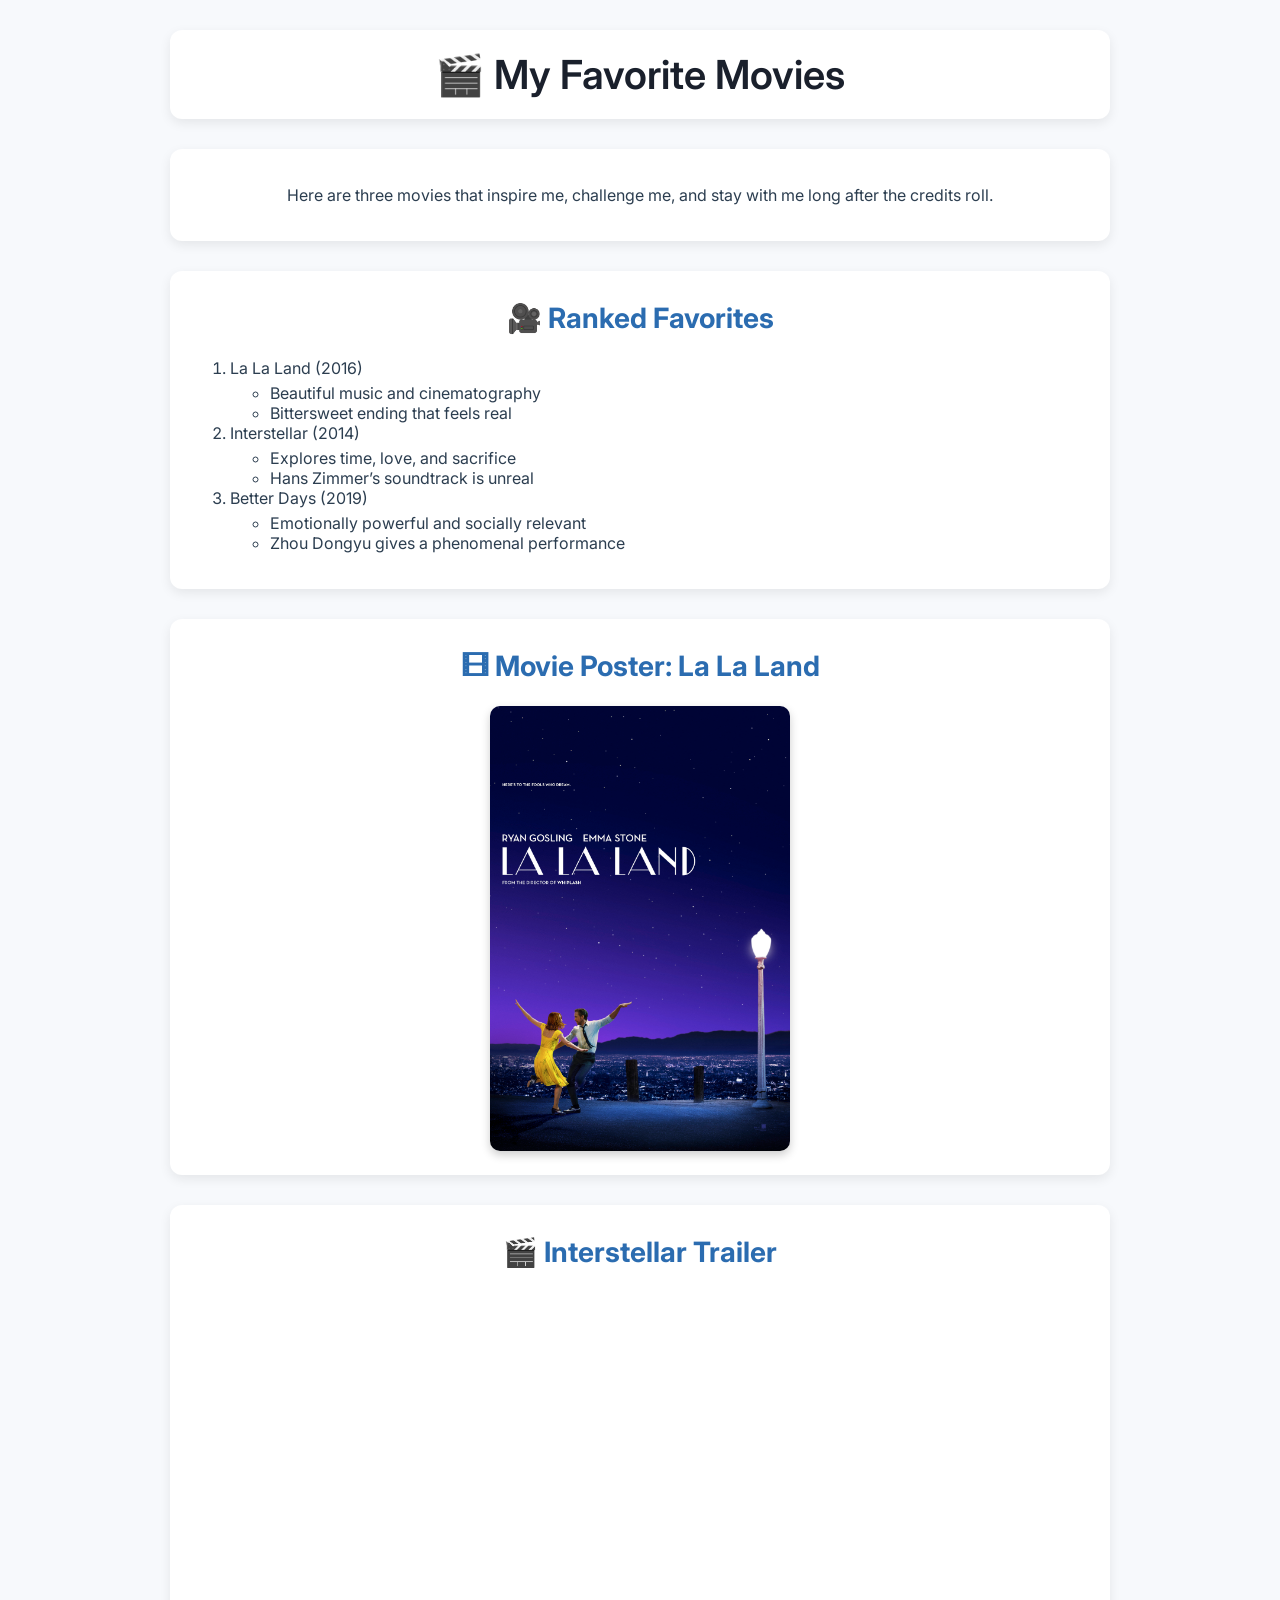
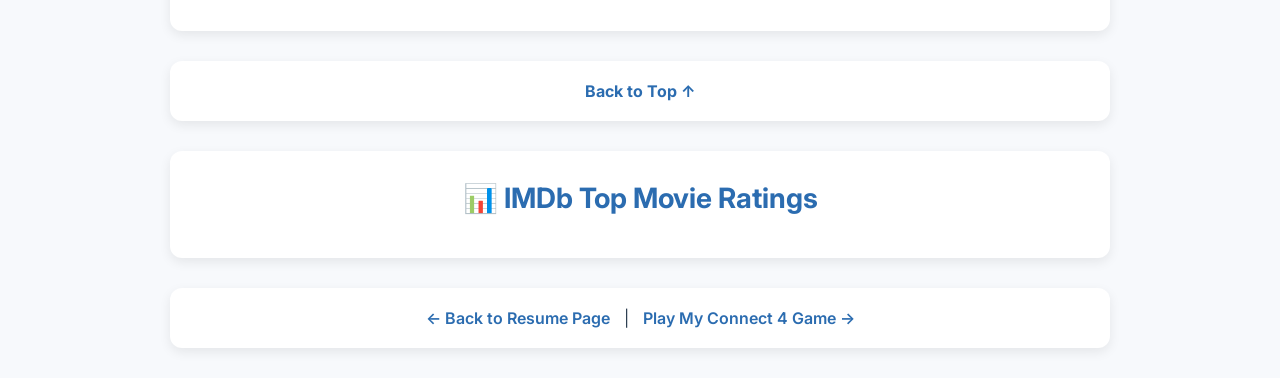
<file: scratch.html>
<!DOCTYPE html>
<html lang="en">
  <head>
    <meta charset="UTF-8" />
    <meta name="viewport" content="width=device-width, initial-scale=1.0" />
    <title>My Favorite Movies</title>
    <link rel="stylesheet" href="scratch.css">
  </head>
  
<body>
  <h1 id="top">🎬 My Favorite Movies</h1>

  <div class="intro">
    <p>Here are three movies that inspire me, challenge me, and stay with me long after the credits roll.</p>
  </div>

  <div class="list">
    <h2>🎥 Ranked Favorites</h2>
    <ol>
      <li>La La Land (2016)
        <ul>
          <li>Beautiful music and cinematography</li>
          <li>Bittersweet ending that feels real</li>
        </ul>
      </li>
      <li>Interstellar (2014)
        <ul>
          <li>Explores time, love, and sacrifice</li>
          <li>Hans Zimmer’s soundtrack is unreal</li>
        </ul>
      </li>
      <li>Better Days (2019)
        <ul>
          <li>Emotionally powerful and socially relevant</li>
          <li>Zhou Dongyu gives a phenomenal performance</li>
        </ul>
      </li>
    </ol>
  </div>

  <div class="poster">
    <h2>🎞 Movie Poster: La La Land</h2>
    <img src="assets/img/lalaland.jpg" alt="La La Land Poster" width="300">
  </div>

  <div class="video">
    <h2>🎬 Interstellar Trailer</h2>
    <iframe width="560" height="315" src="https://www.youtube.com/embed/zSWdZVtXT7E"
            title="Interstellar Trailer" frameborder="0" allowfullscreen></iframe>
  </div>

  <div class="anchor">
    <a href="#top">Back to Top ↑</a>
  </div>

  <div class="tableau">
    <h2>📊 IMDb Top Movie Ratings</h2>
    <div class='tableauPlaceholder' id='viz1745440879362' style='position: relative'>
      <noscript>
        <a href='#'>
          <img alt='IMDb Movies'
               src='https://public.tableau.com/static/images/IM/IMDBTopMovies_17101706981570/IMDbMovies/1_rss.png'
               style='border: none' />
        </a>
      </noscript>
      <object class='tableauViz' style='display:none;'>
        <param name='host_url' value='https%3A%2F%2Fpublic.tableau.com%2F' />
        <param name='embed_code_version' value='3' />
        <param name='site_root' value='' />
        <param name='name' value='IMDBTopMovies_17101706981570&#47;IMDbMovies' />
        <param name='tabs' value='no' />
        <param name='toolbar' value='yes' />
        <param name='static_image' value='https://public.tableau.com/static/images/IM/IMDBTopMovies_17101706981570/IMDbMovies/1.png' />
        <param name='animate_transition' value='yes' />
        <param name='display_static_image' value='yes' />
        <param name='display_spinner' value='yes' />
        <param name='display_overlay' value='yes' />
        <param name='display_count' value='yes' />
        <param name='language' value='en-US' />
      </object>
    </div>
    <script type='text/javascript'>
      var divElement = document.getElementById('viz1745440879362');
      var vizElement = divElement.getElementsByTagName('object')[0];
      vizElement.style.width = '100%';
      vizElement.style.height = '800px';
      var scriptElement = document.createElement('script');
      scriptElement.src = 'https://public.tableau.com/javascripts/api/viz_v1.js';
      vizElement.parentNode.insertBefore(scriptElement, vizElement);
    </script>
  </div>

  <div class="nav">
    <a href="index.html">← Back to Resume Page</a> |
    <a href="webapp.html">Play My Connect 4 Game →</a>
  </div>
</body>
</html>
</file>
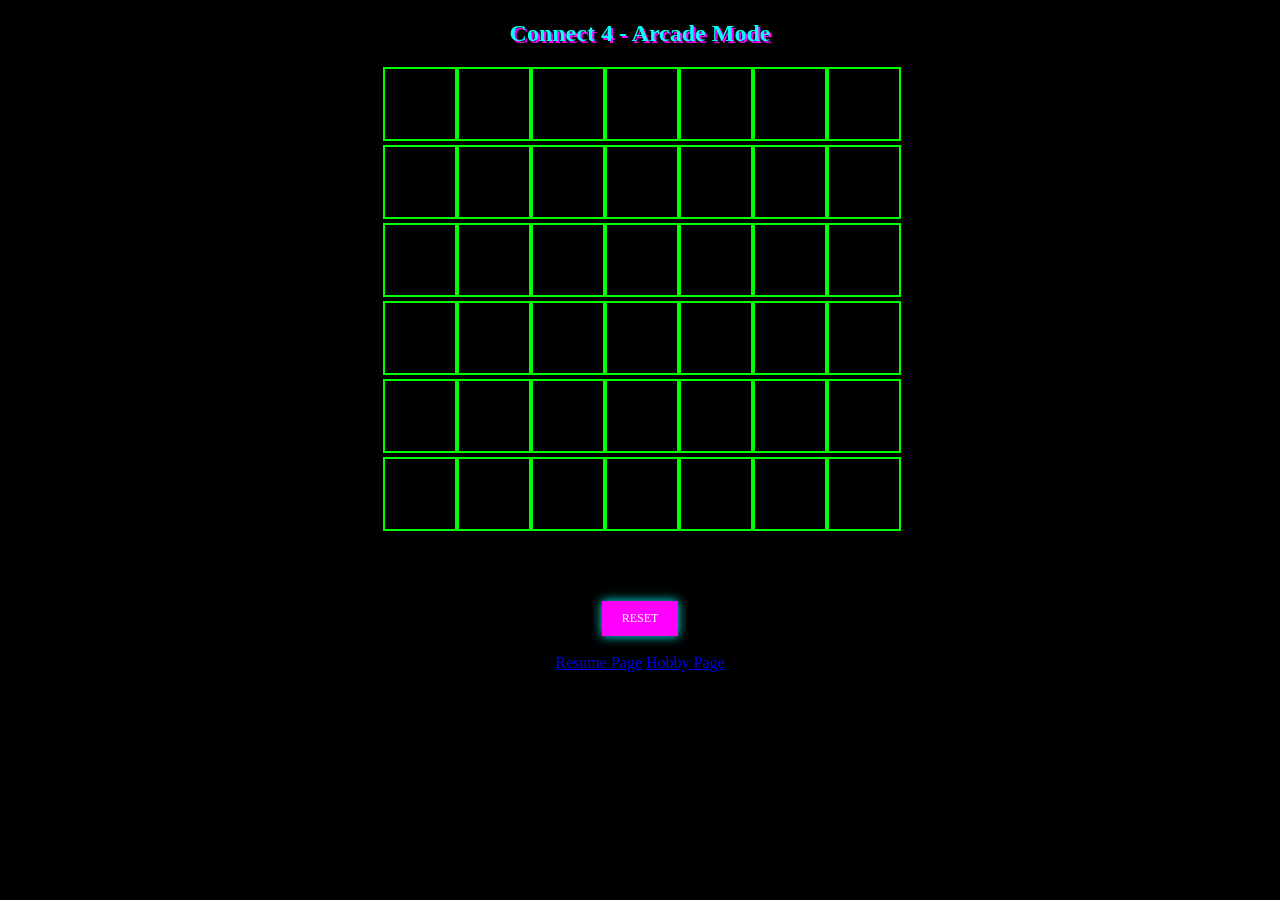
<file: webapp.html>
<!DOCTYPE html>
<html lang="en">
<head>
  <meta charset="UTF-8" />
  <meta name="viewport" content="width=device-width, initial-scale=1.0" />
  <title>Connect 4 - Arcade Mode</title>
  <style>
    body {
      font-family: 'Press Start 2P', cursive;
      text-align: center;
      background-color: black;
      color: lime;
      margin: 0;
      padding: 0;
    }
    h1 {
      margin-top: 20px;
      font-size: 24px;
      color: cyan;
      text-shadow: 2px 2px magenta;
    }
    #board {
      display: grid;
      grid-template-columns: repeat(7, 70px);
      gap: 4px;
      justify-content: center;
      margin: 20px auto;
    }
    .cell {
      width: 70px;
      height: 70px;
      background-color: black;
      font-size: 36px;
      display: flex;
      align-items: center;
      justify-content: center;
      border: 2px solid lime;
      cursor: pointer;
      color: yellow;
      transition: transform 0.2s ease, background-color 0.3s ease;
    }
    .cell.taken {
      cursor: not-allowed;
    }
    .cell.glow {
      animation: glowEffect 0.6s ease-out;
    }
    @keyframes glowEffect {
      0% { box-shadow: 0 0 5px 2px magenta; transform: scale(1.1); }
      100% { box-shadow: none; transform: scale(1); }
    }
    #message {
      font-size: 16px;
      margin: 20px;
      min-height: 20px;
    }
    #resetButton {
      font-family: 'Press Start 2P', cursive;
      font-size: 12px;
      padding: 10px 20px;
      background-color: magenta;
      color: white;
      border: none;
      cursor: pointer;
      box-shadow: 0 0 10px cyan;
      margin-top: 10px;
    }
    @import url('https://fonts.googleapis.com/css2?family=Press+Start+2P&display=swap');
  </style>
</head>
<body>
  <h1>Connect 4 - Arcade Mode</h1>
  <div id="board"></div>
  <div id="message"></div>
  <button id="resetButton">RESET</button>

  <script>
    const COLS = 7;
    const ROWS = 6;
    const boardEl = document.getElementById("board");
    const message = document.getElementById("message");
    const resetButton = document.getElementById("resetButton");
    let board = [];
    let gameActive = true;
    const comments = [
      "You're dropping heat!",
      "Stack it up!",
      "Boom! That's the move!",
      "Column control!",
      "Arcade genius!"
    ];

    function createBoard() {
      boardEl.innerHTML = "";
      board = Array.from({ length: ROWS }, () => Array(COLS).fill(""));
      for (let r = 0; r < ROWS; r++) {
        for (let c = 0; c < COLS; c++) {
          const cell = document.createElement("div");
          cell.classList.add("cell");
          cell.dataset.row = r;
          cell.dataset.col = c;
          cell.addEventListener("click", () => handleMove(c));
          boardEl.appendChild(cell);
        }
      }
    }

    function handleMove(col) {
      if (!gameActive) return;
      for (let r = ROWS - 1; r >= 0; r--) {
        if (board[r][col] === "") {
          board[r][col] = "X";
          updateUI();
          showMessage(getRandomComment());
          if (checkWinner("X")) return;
          setTimeout(computerMove, 500);
          return;
        }
      }
    }

    function computerMove() {
      if (!gameActive) return;
      let col;
      do {
        col = Math.floor(Math.random() * COLS);
      } while (board[0][col] !== "");
      for (let r = ROWS - 1; r >= 0; r--) {
        if (board[r][col] === "") {
          board[r][col] = "O";
          updateUI();
          showMessage("Computer strikes back!");
          checkWinner("O");
          return;
        }
      }
    }

    function updateUI() {
      for (let r = 0; r < ROWS; r++) {
        for (let c = 0; c < COLS; c++) {
          const index = r * COLS + c;
          const cell = boardEl.children[index];
          cell.textContent = board[r][c];
          if (board[r][c]) {
            cell.classList.add("taken", "glow");
            setTimeout(() => cell.classList.remove("glow"), 500);
          }
        }
      }
    }

    function checkWinner(player) {
      // Horizontal, vertical, diagonal checks
      for (let r = 0; r < ROWS; r++) {
        for (let c = 0; c < COLS; c++) {
          if (checkLine(r, c, 0, 1, player) ||
              checkLine(r, c, 1, 0, player) ||
              checkLine(r, c, 1, 1, player) ||
              checkLine(r, c, 1, -1, player)) {
            gameActive = false;
            showMessage(`${player} wins!`);
            return true;
          }
        }
      }
      return false;
    }

    function checkLine(r, c, dr, dc, player) {
      for (let i = 0; i < 4; i++) {
        const nr = r + dr * i;
        const nc = c + dc * i;
        if (nr < 0 || nr >= ROWS || nc < 0 || nc >= COLS || board[nr][nc] !== player) {
          return false;
        }
      }
      return true;
    }

    function getRandomComment() {
      return comments[Math.floor(Math.random() * comments.length)];
    }

    function showMessage(msg) {
      message.textContent = msg;
    }

    resetButton.addEventListener("click", () => {
      gameActive = true;
      message.textContent = "";
      createBoard();
    });

    createBoard();
  </script>
</body>
</html>
<div>
    <br>
</div>
<div>
    <a href="index.html">Resume Page</a>
    <a href="scratch.html">Hobby Page</a>
</div>
</file>
<file: scratch.css>
/* Import a modern font */
@import url('https://fonts.googleapis.com/css2?family=Inter:wght@400;600&display=swap');

/* Global styles */
body {
    background-color: #f7f9fc;
    font-family: 'Inter', sans-serif;
    color: #2c3e50;
    margin: 0;
    padding: 0;
    text-align: center;
}

/* Page spacing */
body > * {
    margin: 30px auto;
    max-width: 900px;
    padding: 20px;
    border-radius: 12px;
    background-color: #ffffff;
    box-shadow: 0 4px 12px rgba(0, 0, 0, 0.08);
}

/* Headings */
h1 {
    font-size: 2.5rem;
    font-weight: 600;
    color: #1a202c;
    margin-bottom: 10px;
}
h2 {
    font-size: 1.75rem;
    margin-top: 10px;
    color: #2b6cb0;
}

/* List styling */
ol {
    text-align: left;
    padding-left: 40px;
}
ul {
    margin-top: 5px;
}

/* Image */
img {
    max-width: 100%;
    border-radius: 10px;
    box-shadow: 0 4px 10px rgba(0, 0, 0, 0.2);
}

/* YouTube video */
.video iframe {
    width: 100%;
    max-width: 560px;
    height: 315px;
    border: none;
    border-radius: 10px;
}

/* Anchor link */
.anchor {
    margin-top: 10px;
}
.anchor a {
    font-weight: bold;
    color: #2b6cb0;
    text-decoration: none;
}
.anchor a:hover {
    text-decoration: underline;
}

/* Tableau embed responsiveness */
.tableau .tableauPlaceholder {
    width: 100%;
    overflow-x: auto;
}

/* Navigation */
.nav a {
    display: inline-block;
    margin: 0 10px;
    color: #2b6cb0;
    font-weight: 600;
    text-decoration: none;
    transition: color 0.2s ease;
}
.nav a:hover {
    color: #1a365d;
}
</file>
